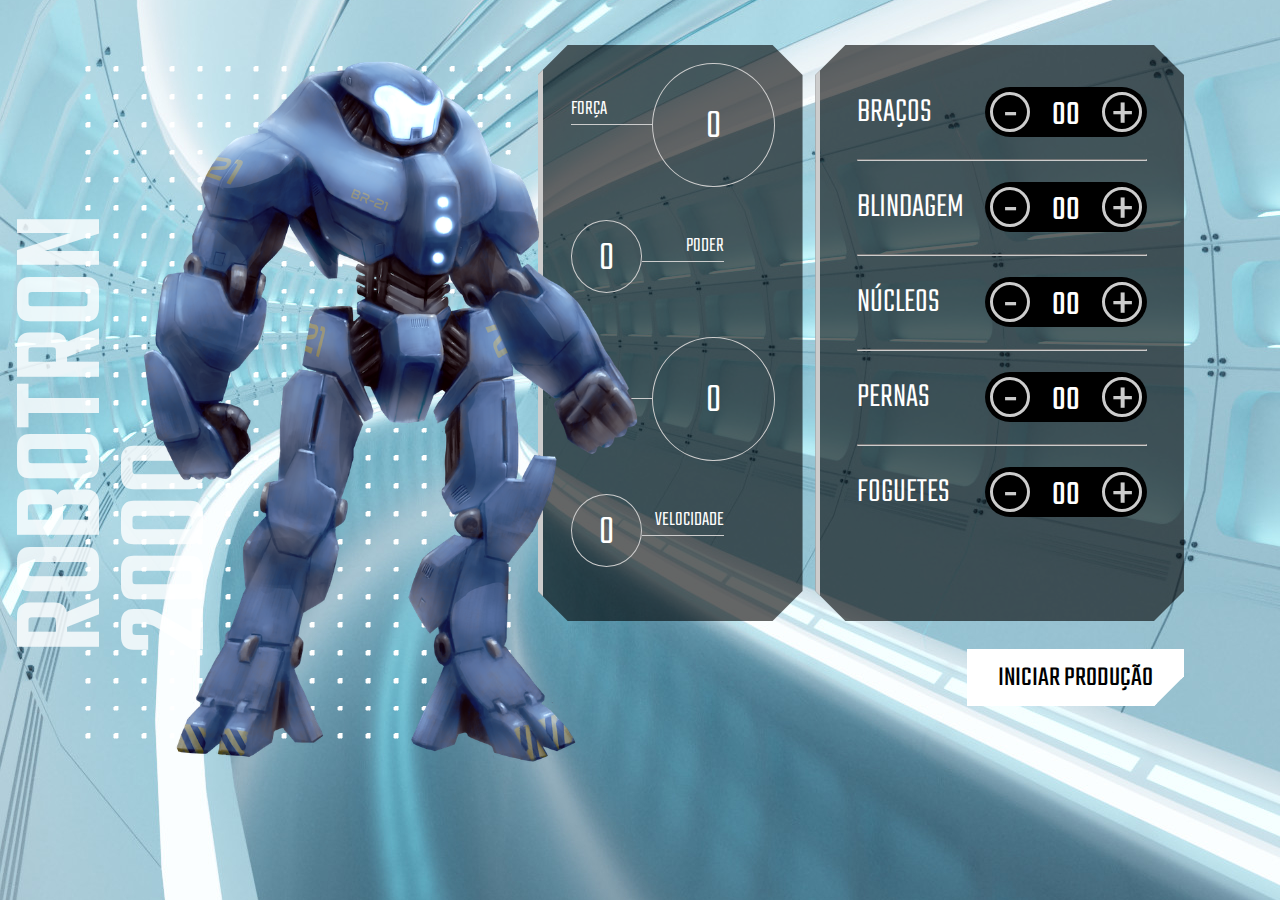
<file: index.html>
<!DOCTYPE html>
<html lang="en">
<head>
    <meta charset="UTF-8">
    <meta http-equiv="X-UA-Compatible" content="IE=edge">
    <meta name="viewport" content="width=device-width, initial-scale=1.0">
    <link rel="shortcut icon" type="image/jpg" href="img/favicon.ico"/>
    <title>Robotron 2000</title>

    <link rel="stylesheet" href="css/style.css">
    <link rel="preconnect" href="https://fonts.googleapis.com">
    <link rel="preconnect" href="https://fonts.gstatic.com" crossorigin>
    <link href="https://fonts.googleapis.com/css2?family=Teko:wght@300;500&display=swap" rel="stylesheet"> 
</head>
<body>
    <main>
        <section class="robotron">
            <img class="robo" src="img/robotron.png" alt="Robotron" id="robotron">
            <figcaption class="titulo">ROBOTRON <br>2000</figcaption>
        </section>

        <section class="box estatisticas">
            <div class="estatistica">
                <p class="estatistica-titulo">Força</p>
                <div class="estatistica-valor">
                    <p class="estatistica-numero" data-estatistica="forca">0</p>
                </div>
            </div>
            <div class="estatistica">
                <p class="estatistica-titulo">Poder</p>
                <div class="estatistica-valor">
                    <p class="estatistica-numero" data-estatistica="poder">0</p>
                </div>
            </div>
            <div class="estatistica">
                <p class="estatistica-titulo">Energia</p>
                <div class="estatistica-valor">
                    <p class="estatistica-numero" data-estatistica="energia">0</p>
                </div>
            </div>
            <div class="estatistica">
                <p class="estatistica-titulo">Velocidade</p>
                <div class="estatistica-valor">
                    <p class="estatistica-numero" data-estatistica="velocidade">0</p>
                </div>
            </div>
        </section>

        <section class="equipamentos">
            <form action="" class="montador">
                <div class="box montador-conteudo">
                    <div class="peca">
                        <label for="" class="peca-titulo">Braços</label>
                        <div class="controle">
                            <buttom class="controle-ajuste" data-controle="-" data-peca="bracos">-</buttom>
                            <input type="text" class="controle-contador" value="00" data-contador>
                            <buttom class="controle-ajuste"  data-controle="+" data-peca="bracos">+</buttom>
                        </div>
                    </div>
                    <hr class="linha">
                    <div class="peca">
                        <label for="" class="peca-titulo">Blindagem</label>
                        <div class="controle">
                            <buttom class="controle-ajuste" data-controle="-" data-peca="blindagem">-</buttom>
                            <input type="text" class="controle-contador" value="00" data-contador>
                            <buttom class="controle-ajuste" data-controle="+" data-peca="blindagem">+</buttom>
                        </div>
                    </div>
                    <hr class="linha">
                    <div class="peca">
                        <label for="" class="peca-titulo">Núcleos</label>
                        <div class="controle">
                            <buttom class="controle-ajuste" data-controle="-" data-peca="nucleos">-</buttom>
                            <input type="text" class="controle-contador" value="00" data-contador>
                            <buttom class="controle-ajuste" data-controle="+" data-peca="nucleos">+</buttom>
                        </div>
                    </div>
                    <hr class="linha">
                    <div class="peca">
                        <label for="" class="peca-titulo">Pernas</label>
                        <div class="controle">
                            <buttom class="controle-ajuste" data-controle="-" data-peca="pernas">-</buttom>
                            <input type="text" class="controle-contador" value="00" data-contador>
                            <buttom class="controle-ajuste" data-controle="+" data-peca="pernas">+</buttom>
                        </div>
                    </div>
                    <hr class="linha">
                    <div class="peca">
                        <label for="" class="peca-titulo">Foguetes</label>
                        <div class="controle">
                            <buttom class="controle-ajuste" data-controle="-" data-peca="foguetes">-</buttom>
                            <input type="text" class="controle-contador" value="00" data-contador>
                            <buttom class="controle-ajuste" data-controle="+" data-peca="foguetes"> +</buttom>
                        </div>
                    </div>
                </div>
                <input type="submit" value="Iniciar produção" class="producao" id="producao">
            </form>
        </section>
    </main>
    <script src="/js/main.js"></script>
</body>
</html>
</file>
<file: css/style.css>
:root {
    --main-cinza: #CCCCCC;
    --main-branco: #FFFFFF;
    --main-preto: #000000;
}

* {
    box-sizing: border-box;
}

body {
    background: url(../img/fundo.jpg);
    background-position: center center;
    background-size: cover cover;
    padding: 0;
    margin: 0;
    font-weight: 300;
}

body, input {
    font-family: 'Teko', sans-serif;
}

main {
    width: 80vw;
    height: 80vh;
    margin: 10vh 8vw 10vh 12vw;
    display: flex;
    gap: 1vw;
}

.robotron {
    background: url(../img/estrutura.png) no-repeat;
    background-position: center center;
    margin: 0;
    flex-basis: 40%;
    position: relative;
}

.robo {
    height: 110%;
    z-index: 1;
    position: absolute;
    left: -20%;
    top: -5%;
}

.titulo {
    transform: rotate(180deg);
    font-weight: 500;
    font-size: 130px;
    position: absolute;
    bottom: 7rem;
    left: -3rem;
    line-height: 0.8;
    writing-mode: vertical-rl;
    text-orientation: mixed;
    color: rgba(255,255,255,0.8)
}

.box {
    background: rgba(0,0,0,0.6);
    clip-path: polygon(calc(100% - 30px) 0, 100% 30px, 100% calc(100% - 30px), calc(100% - 30px) 100%, 30px 100%, 0 calc(100% - 30px), 0 30px, 30px 0);
    border-left: 5px solid var(--main-cinza);
    height: 80%;
}

/****************************** Equipamentos *****/

.equipamentos {
    flex-basis: 32%;
}

.montador {
    height: 100%;;
}

.montador-conteudo {
    padding: 2em 10%;
}

.peca {
    padding: 1em 0;
}

.peca-titulo {
    color: var(--main-branco);
    text-transform: uppercase;
    font-size: 2.5em;
}

.controle {
    background: var(--main-preto);
    border-radius: 25px;
    float: right;
    display: inline-flex;
    padding: 5px;
    align-items: center;
    align-self: flex-end;
}

.controle-contador {
    width: 40px;
    height: 35px;
    background: none;
    border: 0;
    margin: 0 1rem;
    color: var(--main-branco);
    text-align: center;
    font-size: 2.5em;
    display: inline-flex;
    align-items: center;
    padding-top: 8px;
}

.controle-ajuste {
    display: inline-block;
    width: 40px;
    height: 40px;
    line-height: 44px;
    border-radius: 50%;
    color: var(--main-cinza);
    font-size: 4em;
    background: var(--main-preto);
    text-align: center;
    border: 3px solid var(--main-cinza);
    cursor: pointer;
}

.linha {
    border-color: var(--main-cinza);
}

.producao {
    margin-top: 1em;
    font-size: 2em;
    text-transform: uppercase;
    padding: 0.2em 1em;
    float: right;
    border: 3px solid var(--main-branco);
    background: var(--main-branco);
    clip-path: polygon(100% 0, 100% calc(100% - 30px), calc(100% - 30px) 100%, 0 100%, 0 0);
    cursor: pointer;
}

.producao:hover {
    background: var(--main-preto);
    color: var(--main-branco)
}



/****************************** Estatísticas *****/
.estatisticas {
    flex-basis: 23%;
    padding: 2em 2em 0;
}

.estatistica {
    color: var(--main-branco);
    display: flex;
    align-items: flex-start;
    height: 25%;
}

.estatistica-titulo {
    font-size: 1.5em;
    border-bottom: 1px solid var(--main-cinza);
    flex-basis: 40%;
    text-transform: uppercase;
    order: 1
}

.estatistica-valor {
    flex-basis: 60%;
    position: relative;
    margin: 10px 0 0;
    order: 2;
    margin: -10px 0 0;
}

.estatistica-valor::after {
    content: "";
    display: block;
    padding-bottom: 100%;
    border: 1px solid var(--main-cinza);
    border-radius: 50%;
}

.estatistica-numero {
    position: absolute;
    top: 50%;
    transform: translateY(-46%);
    width: 100%;
    line-height: 100%;
    text-align: center;
    font-size: 3em;
    margin: 0;
}

.estatistica:nth-child(2n) .estatistica-titulo {
    order: 2;
    text-align: right;
}

.estatistica:nth-child(2n) .estatistica-valor {
    order: 1;
    flex-basis: 35%;
    margin: 10px 0 0;
}

@media screen and (max-width: 1600px) {
    body { 
        font-size: 14px;
    }
    main {
        width: 90vw;
        height: 80vh;
        margin: 5vh auto;
    }
}

@media screen and (max-width: 1200px) {
    body { 
        font-size: 13px;
    }

    main {
        width: 96vw;
        height: 80vh;
        margin: 10vh auto;
    }
}
</file>
